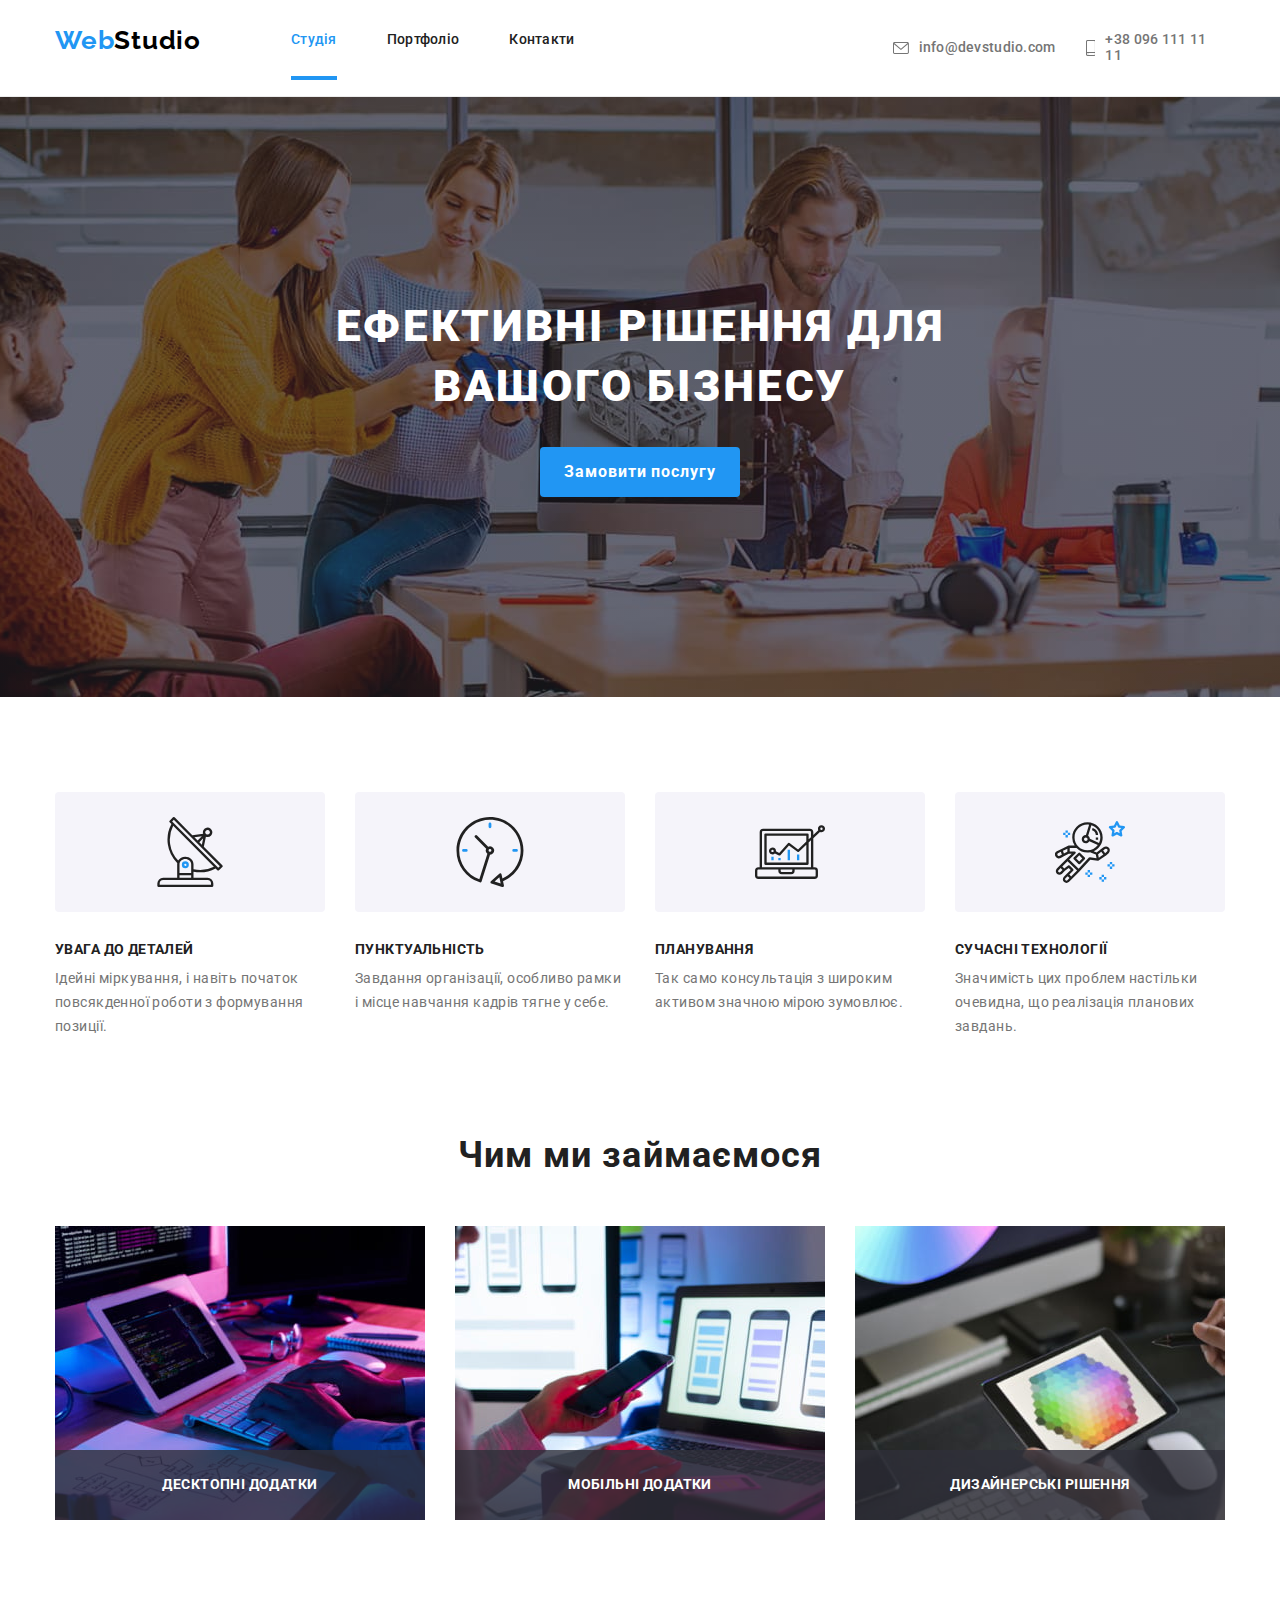
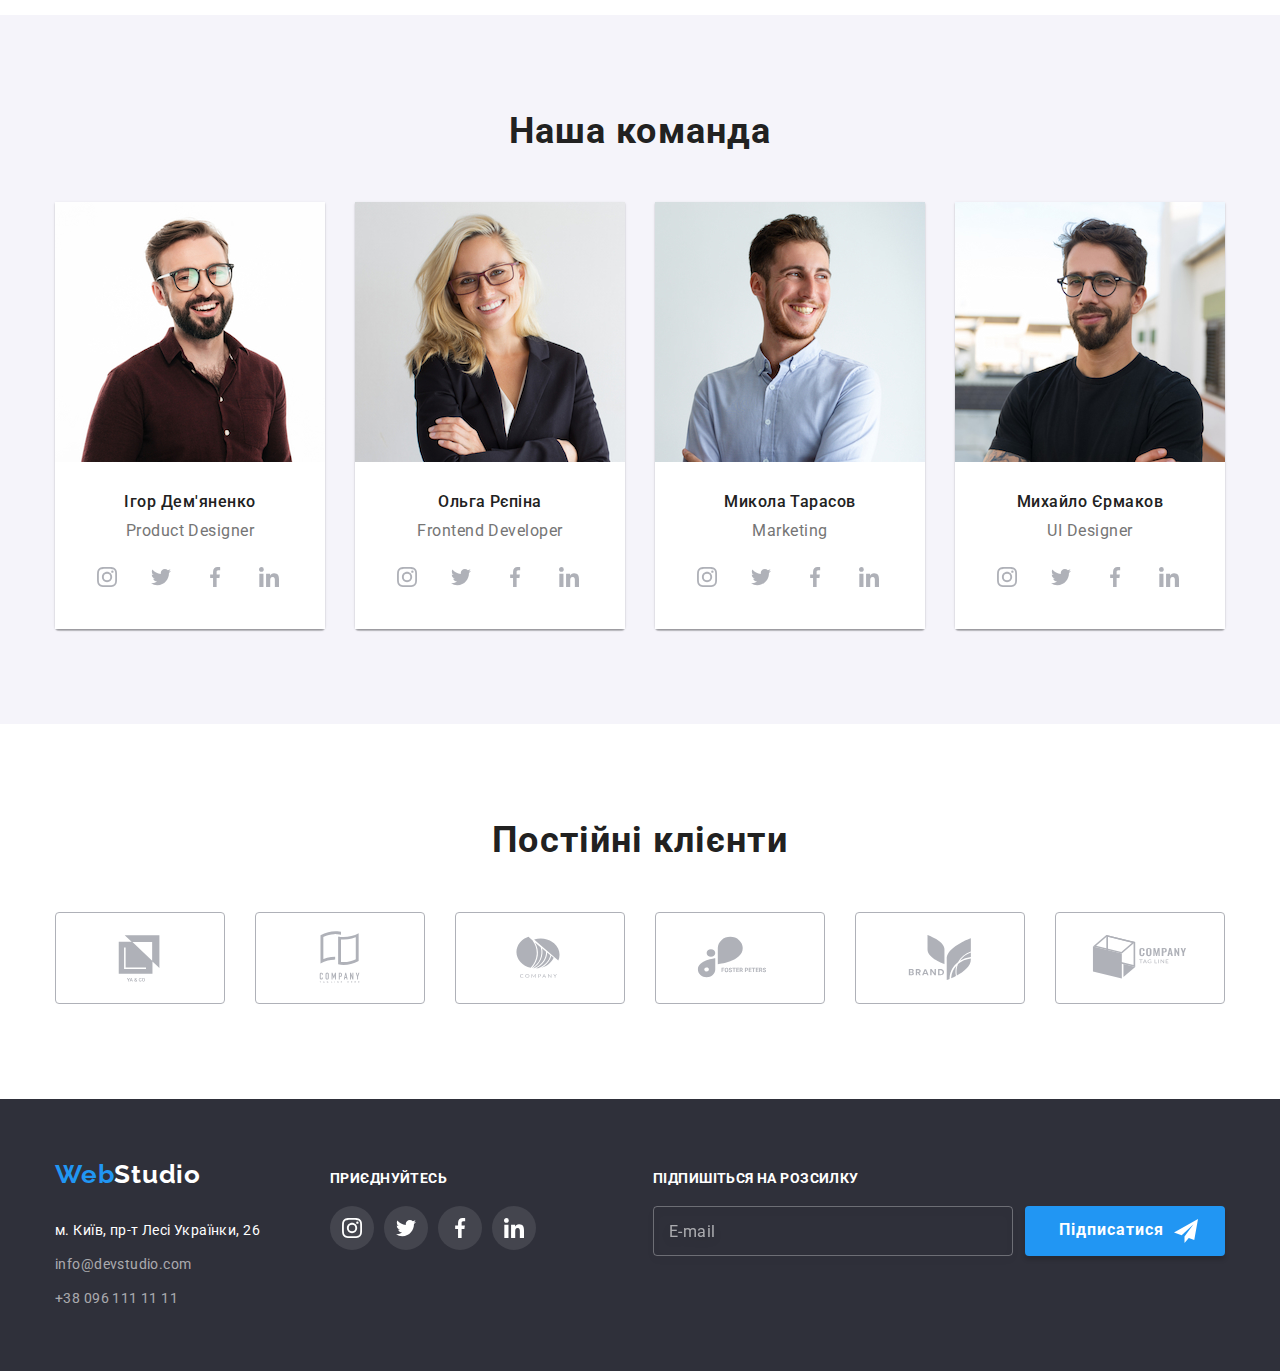
<file: index.html>
<!DOCTYPE html>
<html lang="uk">
  <head>
    <meta charset="UTF-8" />
    <meta http-equiv="X-UA-Compatible" content="IE=edge" />
    <meta name="viewport" content="width=device-width, initial-scale=1.0" />
    <title>Студія</title>
    <link rel="preconnect" href="https://fonts.googleapis.com" />
    <link rel="preconnect" href="https://fonts.gstatic.com" crossorigin />
    <link
      href="https://fonts.googleapis.com/css2?family=Raleway:wght@700&family=Roboto:wght@400;500;700;900&display=swap"
      rel="stylesheet"
    />
    <link
      rel="stylesheet"
      href="https://cdnjs.cloudflare.com/ajax/libs/modern-normalize/1.1.0/modern-normalize.css"
      integrity="sha512-Y0MM+V6ymRKN2zStTqzQ227DWhhp4Mzdo6gnlRnuaNCbc+YN/ZH0sBCLTM4M0oSy9c9VKiCvd4Jk44aCLrNS5Q=="
      crossorigin="anonymous"
      referrerpolicy="no-referrer"
    />
    <link rel="stylesheet" href="./css/styles.css" />
  </head>
  <body>
    <header class="header">
      <div class="container">
        <a href="" class="hd-logo-link"><span class="accent-logo-link">Web</span>Studio</a>
        <nav>
          <ul class="list nav-list">
            <li class="nav-item"><a href="" class="nav-link current">Студія</a></li>
            <li class="nav-item"><a href="./portfolio.html" class="nav-link">Портфоліо</a></li>
            <li class="nav-item"><a href="" class="nav-link">Контакти</a></li>
          </ul>
        </nav>
        <ul class="list hd-cont-list">
          <li class="cont-item">
            <a href="mailto:info@devstudio.com" class="hd-link"
              ><svg width="16" height="12" class="envelope">
                <use href="./images/icons.svg#icon-envelope"></use></svg
              >info@devstudio.com</a
            >
          </li>
          <li class="cont-item">
            <a href="tel:+38096111111" class="hd-link"
              ><svg width="10" height="16" class="smartphone">
                <use href="./images/icons.svg#icon-smartphone"></use></svg
              >+38 096 111 11 11</a
            >
          </li>
        </ul>
      </div>
    </header>
    <main>
      <section class="hero hero-overlay">
        <div class="container">
          <h1 class="hero-title">Ефективні рішення для вашого бізнесу</h1>
          <button type="button" class="btn" data-modal-open>Замовити послугу</button>
        </div>
      </section>
      <section class="pre-about">
        <div class="container">
          <h2 class="visually-hidden">Наші принципи</h2>
          <ul class="list">
            <li>
              <div class="pre-about-img">
                <svg width="70" height="70"><use href="./images/icons.svg#icon-antenna"></use></svg>
              </div>
              <h3 class="pre-about-title">УВАГА ДО ДЕТАЛЕЙ</h3>
              <p class="pre-about-desk">
                Ідейні міркування, і навіть початок повсякденної роботи з формування позиції.
              </p>
            </li>
            <li>
              <div class="pre-about-img">
                <svg width="70" height="70"><use href="./images/icons.svg#icon-clock"></use></svg>
              </div>
              <h3 class="pre-about-title">ПУНКТУАЛЬНІСТЬ</h3>
              <p class="pre-about-desk">
                Завдання організації, особливо рамки і місце навчання кадрів тягне у себе.
              </p>
            </li>
            <li>
              <div class="pre-about-img">
                <svg width="70" height="70"><use href="./images/icons.svg#icon-diagram"></use></svg>
              </div>
              <h3 class="pre-about-title">ПЛАНУВАННЯ</h3>
              <p class="pre-about-desk">
                Так само консультація з широким активом значною мірою зумовлює.
              </p>
            </li>
            <li>
              <div class="pre-about-img">
                <svg width="70" height="70">
                  <use href="./images/icons.svg#icon-astronaut"></use>
                </svg>
              </div>
              <h3 class="pre-about-title">СУЧАСНІ ТЕХНОЛОГІЇ</h3>
              <p class="pre-about-desk">
                Значимість цих проблем настільки очевидна, що реалізація планових завдань.
              </p>
            </li>
          </ul>
        </div>
      </section>
      <section class="about">
        <div class="container">
          <h2 class="main-title">Чим ми займаємося</h2>
          <ul class="list">
            <li>
              <div class="thumb">
                <img
                  src="./images/img-1.jpg"
                  alt="Руки на клавіатурі. Поруч - планшет."
                  width="370"
                  height="294"
                />
                <p class="label">Десктопні додатки</p>
              </div>
            </li>
            <li>
              <div class="thumb">
                <img
                  src="./images/img-2.jpg"
                  alt="Смартфон в руках. Поруч - ноутбук."
                  width="370"
                  height="294"
                />
                <p class="label">Мобільні додатки</p>
              </div>
            </li>
            <li>
              <div class="thumb">
                <img
                  src="./images/img-3.jpg"
                  alt="Планшет в руках. На його екрані - палітра кольорів."
                  width="370"
                  height="294"
                />
                <p class="label">Дизайнерські рішення</p>
              </div>
            </li>
          </ul>
        </div>
      </section>
      <section class="comand">
        <div class="container">
          <h2 class="main-title">Наша команда</h2>
          <ul class="list">
            <li class="comand-item">
              <img src="./images/img-4.jpg" alt="Фото Ігоря Дем'яненко" width="270" height="260" />
              <div class="comand-card">
                <h3 class="comand-title">Ігор Дем'яненко</h3>
                <p lang="en" class="comand-desk">Product Designer</p>
                <ul class="soc-list list">
                  <li>
                    <a
                      href=""
                      target="_blank"
                      rel="noopener noreferrer nofollow"
                      class="comand-soc-link"
                    >
                      <svg width="20" height="20">
                        <use href="./images/icons.svg#icon-instagram"></use>
                      </svg>
                    </a>
                  </li>
                  <li>
                    <a
                      href=""
                      target="_blank"
                      rel="noopener noreferrer nofollow"
                      class="comand-soc-link"
                    >
                      <svg width="20" height="20">
                        <use href="./images/icons.svg#icon-twitter"></use>
                      </svg>
                    </a>
                  </li>
                  <li>
                    <a
                      href=""
                      target="_blank"
                      rel="noopener noreferrer nofollow"
                      class="comand-soc-link"
                    >
                      <svg width="20" height="20">
                        <use href="./images/icons.svg#icon-facebook"></use>
                      </svg>
                    </a>
                  </li>
                  <li>
                    <a
                      href=""
                      target="_blank"
                      rel="noopener noreferrer nofollow"
                      class="comand-soc-link"
                    >
                      <svg width="20" height="20">
                        <use href="./images/icons.svg#icon-linkedin"></use>
                      </svg>
                    </a>
                  </li>
                </ul>
              </div>
            </li>
            <li class="comand-item">
              <img src="./images/img-5.jpg" alt="Фото Ольги Рєпіної" width="270" height="260" />
              <div class="comand-card">
                <h3 class="comand-title">Ольга Рєпіна</h3>
                <p lang="en" class="comand-desk">Frontend Developer</p>
                <ul class="soc-list list">
                  <li>
                    <a
                      href=""
                      target="_blank"
                      rel="noopener noreferrer nofollow"
                      class="comand-soc-link"
                    >
                      <svg width="20" height="20">
                        <use href="./images/icons.svg#icon-instagram"></use>
                      </svg>
                    </a>
                  </li>
                  <li>
                    <a
                      href=""
                      target="_blank"
                      rel="noopener noreferrer nofollow"
                      class="comand-soc-link"
                    >
                      <svg width="20" height="20">
                        <use href="./images/icons.svg#icon-twitter"></use>
                      </svg>
                    </a>
                  </li>
                  <li>
                    <a
                      href=""
                      target="_blank"
                      rel="noopener noreferrer nofollow"
                      class="comand-soc-link"
                    >
                      <svg width="20" height="20">
                        <use href="./images/icons.svg#icon-facebook"></use>
                      </svg>
                    </a>
                  </li>
                  <li>
                    <a
                      href=""
                      target="_blank"
                      rel="noopener noreferrer nofollow"
                      class="comand-soc-link"
                    >
                      <svg width="20" height="20">
                        <use href="./images/icons.svg#icon-linkedin"></use>
                      </svg>
                    </a>
                  </li>
                </ul>
              </div>
            </li>
            <li class="comand-item">
              <img src="./images/img-6.jpg" alt="Фото Миколи Тарасова" width="270" height="260" />
              <div class="comand-card">
                <h3 class="comand-title">Микола Тарасов</h3>
                <p lang="en" class="comand-desk">Marketing</p>
                <ul class="soc-list list">
                  <li>
                    <a
                      href=""
                      target="_blank"
                      rel="noopener noreferrer nofollow"
                      class="comand-soc-link"
                    >
                      <svg width="20" height="20">
                        <use href="./images/icons.svg#icon-instagram"></use>
                      </svg>
                    </a>
                  </li>
                  <li>
                    <a
                      href=""
                      target="_blank"
                      rel="noopener noreferrer nofollow"
                      class="comand-soc-link"
                    >
                      <svg width="20" height="20">
                        <use href="./images/icons.svg#icon-twitter"></use>
                      </svg>
                    </a>
                  </li>
                  <li>
                    <a
                      href=""
                      target="_blank"
                      rel="noopener noreferrer nofollow"
                      class="comand-soc-link"
                    >
                      <svg width="20" height="20">
                        <use href="./images/icons.svg#icon-facebook"></use>
                      </svg>
                    </a>
                  </li>
                  <li>
                    <a
                      href=""
                      target="_blank"
                      rel="noopener noreferrer nofollow"
                      class="comand-soc-link"
                    >
                      <svg width="20" height="20">
                        <use href="./images/icons.svg#icon-linkedin"></use>
                      </svg>
                    </a>
                  </li>
                </ul>
              </div>
            </li>
            <li class="comand-item">
              <img src="./images/img-7.jpg" alt="Фото Михайла Єрмакова" width="270" height="260" />
              <div class="comand-card">
                <h3 class="comand-title">Михайло Єрмаков</h3>
                <p lang="en" class="comand-desk">UI Designer</p>
                <ul class="soc-list list">
                  <li>
                    <a
                      href=""
                      target="_blank"
                      rel="noopener noreferrer nofollow"
                      class="comand-soc-link"
                    >
                      <svg width="20" height="20">
                        <use href="./images/icons.svg#icon-instagram"></use>
                      </svg>
                    </a>
                  </li>
                  <li>
                    <a
                      href=""
                      target="_blank"
                      rel="noopener noreferrer nofollow"
                      class="comand-soc-link"
                    >
                      <svg width="20" height="20">
                        <use href="./images/icons.svg#icon-twitter"></use>
                      </svg>
                    </a>
                  </li>
                  <li>
                    <a
                      href=""
                      target="_blank"
                      rel="noopener noreferrer nofollow"
                      class="comand-soc-link"
                    >
                      <svg width="20" height="20">
                        <use href="./images/icons.svg#icon-facebook"></use>
                      </svg>
                    </a>
                  </li>
                  <li>
                    <a
                      href=""
                      target="_blank"
                      rel="noopener noreferrer nofollow"
                      class="comand-soc-link"
                    >
                      <svg width="20" height="20">
                        <use href="./images/icons.svg#icon-linkedin"></use>
                      </svg>
                    </a>
                  </li>
                </ul>
              </div>
            </li>
          </ul>
        </div>
      </section>
      <section class="clients">
        <div class="container">
          <h2>Постійні клієнти</h2>
          <ul class="list">
            <li>
              <a href="">
                <svg width="106" height="60">
                  <use href="./images/icons.svg#icon-logo"></use>
                </svg>
              </a>
            </li>
            <li>
              <a href="">
                <svg width="106" height="60">
                  <use href="./images/icons.svg#icon-logo-1"></use>
                </svg>
              </a>
            </li>
            <li>
              <a href="">
                <svg width="106" height="60">
                  <use href="./images/icons.svg#icon-logo-2"></use>
                </svg>
              </a>
            </li>
            <li>
              <a href="">
                <svg width="106" height="60">
                  <use href="./images/icons.svg#icon-logo-3"></use>
                </svg>
              </a>
            </li>
            <li>
              <a href="">
                <svg width="106" height="60">
                  <use href="./images/icons.svg#icon-logo-4"></use>
                </svg>
              </a>
            </li>
            <li>
              <a href="">
                <svg width="106" height="60">
                  <use href="./images/icons.svg#icon-logo-5"></use>
                </svg>
              </a>
            </li>
          </ul>
        </div>
      </section>
    </main>
    <footer class="footer">
      <div class="container">
        <div class="ft-left">
          <div>
            <a href="" class="ft-logo-link"><span class="accent-logo-link">Web</span>Studio</a>
            <address class="address-list">
              <ul class="list">
                <li>
                  <a
                    href="https://goo.gl/maps/R8dx9tAfrHtU4k7H6"
                    target="_blank"
                    rel="noopener nofollow noreferrer"
                    class="physical-address"
                    >м. Київ, пр-т Лесі Українки, 26</a
                  >
                </li>
                <li><a href="info@devstudio.com" class="ft-link">info@devstudio.com</a></li>
                <li><a href="+380961111111" class="ft-link">+38 096 111 11 11</a></li>
              </ul>
            </address>
          </div>
          <div>
            <h2 class="ft-title">приєднуйтесь</h2>
            <ul class="soc-list list">
              <li>
                <a href="" target="_blank" rel="noopener noreferrer nofollow" class="ft-soc-link">
                  <svg width="20" height="20">
                    <use href="./images/icons.svg#icon-instagram"></use>
                  </svg>
                </a>
              </li>
              <li>
                <a href="" target="_blank" rel="noopener noreferrer nofollow" class="ft-soc-link">
                  <svg width="20" height="20">
                    <use href="./images/icons.svg#icon-twitter"></use>
                  </svg>
                </a>
              </li>
              <li>
                <a href="" target="_blank" rel="noopener noreferrer nofollow" class="ft-soc-link">
                  <svg width="20" height="20">
                    <use href="./images/icons.svg#icon-facebook"></use>
                  </svg>
                </a>
              </li>
              <li>
                <a href="" target="_blank" rel="noopener noreferrer nofollow" class="ft-soc-link">
                  <svg width="20" height="20">
                    <use href="./images/icons.svg#icon-linkedin"></use>
                  </svg>
                </a>
              </li>
            </ul>
          </div>
        </div>
        <form name="ft-form" class="ft-form">
          <label
            ><span class="ft-call">Підпишіться на розсилку</span>
            <input type="email" name="email" placeholder="E-mail" />
          </label>
          <button type="submit">
            <span class="ft-btn-text">Підписатися</span>
            <svg width="24" height="24"><use href="./images/icons.svg#icon-send"></use></svg>
          </button>
        </form>
      </div>
    </footer>
    <div class="backdrop is-hidden" data-modal>
      <div class="modal">
        <button type="button" class="modal-close" data-modal-close>
          <svg width="18" height="18"><use href="./images/icons.svg#icon-close"></use></svg>
        </button>
        <form name="modal-form" class="modal-form">
          <p class="modal-call">Залиште свої дані, ми вам передзвонимо</p>
          <label for="modal-name" class="modal-label">Ім'я</label>
          <div class="modal-input">
            <input type="text" id="modal-name" name="modal-name" class="modal-name" />
            <svg width="18" height="18" class="person-svg">
              <use href="./images/icons.svg#icon-person"></use>
            </svg>
          </div>
          <label for="modal-tel" class="modal-label">Телефон</label>
          <div class="modal-input">
            <input type="tel" id="modal-tel" name="modal-tel" class="modal-tel" />
            <svg width="18" height="18" class="tel-svg">
              <use href="./images/icons.svg#icon-phone"></use>
            </svg>
          </div>
          <label for="modal-email" class="modal-label">Пошта</label>
          <div class="modal-input">
            <input type="email" id="modal-email" name="modal-email" class="modal-email" />
            <svg width="18" height="18" class="email-svg">
              <use href="./images/icons.svg#icon-email"></use>
            </svg>
          </div>
          <label for="modal-comment" class="modal-label">Коментар</label
          ><textarea id="modal-comment" name="modal-comment" placeholder="Введіть текст"></textarea>
          <label class="modal-check-label"
            ><input
              type="checkbox"
              name="modal-mailing-contract"
              class="modal-checkbox visually-hidden"
            /><span class="custom-checkbox"></span>
            <pre>Погоджуюся з розсилкою та приймаю <a href="" target="_blank" rel="noopener noreferrer nofollow">Умови договору</a
              ></pre>
          </label>

          <button type="submit" class="modal-btn">Відправити</button>
        </form>
      </div>
    </div>
    <script src="./js/modal.js"></script>
  </body>
</html>
</file>
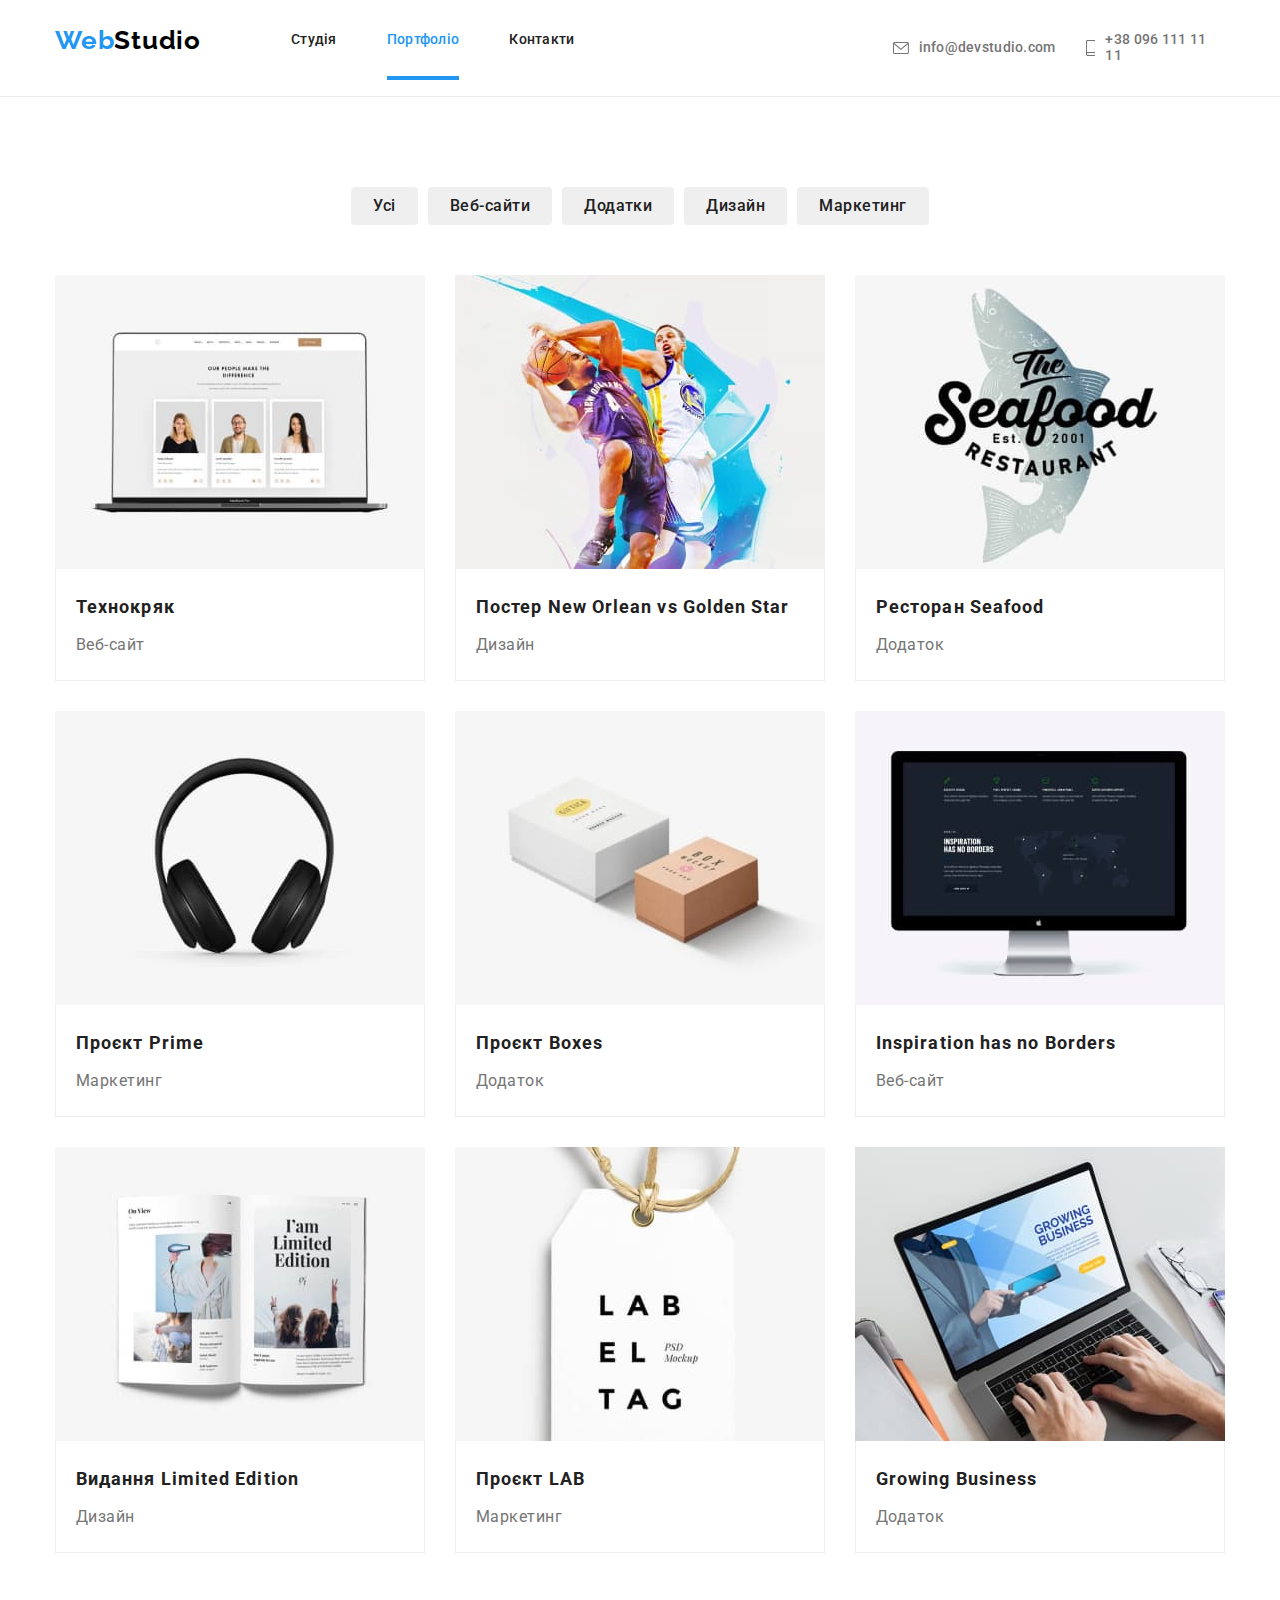
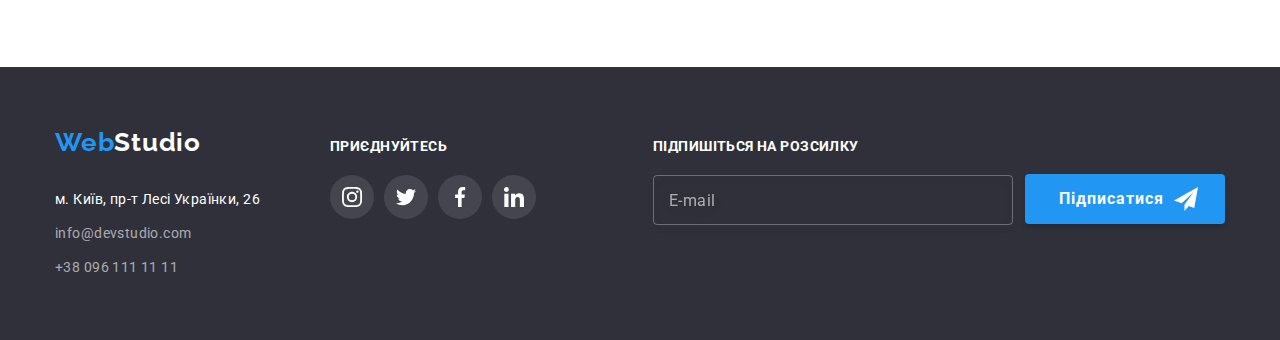
<file: portfolio.html>
<!DOCTYPE html>
<html lang="uk">
  <head>
    <meta charset="UTF-8" />
    <meta http-equiv="X-UA-Compatible" content="IE=edge" />
    <meta name="viewport" content="width=device-width, initial-scale=1.0" />
    <title>Портфоліо</title>
    <link rel="preconnect" href="https://fonts.googleapis.com" />
    <link rel="preconnect" href="https://fonts.gstatic.com" crossorigin />
    <link
      href="https://fonts.googleapis.com/css2?family=Raleway:wght@700&family=Roboto:wght@400;500;700&display=swap"
      rel="stylesheet"
    />
    <link
      rel="stylesheet"
      href="https://cdnjs.cloudflare.com/ajax/libs/modern-normalize/1.1.0/modern-normalize.css"
      integrity="sha512-Y0MM+V6ymRKN2zStTqzQ227DWhhp4Mzdo6gnlRnuaNCbc+YN/ZH0sBCLTM4M0oSy9c9VKiCvd4Jk44aCLrNS5Q=="
      crossorigin="anonymous"
      referrerpolicy="no-referrer"
    />
    <link rel="stylesheet" href="./css/styles.css" />
  </head>
  <body>
    <header class="header">
      <div class="container">
        <a href="" class="hd-logo-link"><span class="accent-logo-link">Web</span>Studio</a>
        <nav>
          <ul class="list nav-list">
            <li class="nav-item"><a href="./index.html" class="nav-link">Студія</a></li>
            <li class="nav-item"><a href="" class="nav-link current">Портфоліо</a></li>
            <li class="nav-item"><a href="" class="nav-link">Контакти</a></li>
          </ul>
        </nav>
        <ul class="list hd-cont-list">
          <li class="cont-item">
            <a href="mailto:info@devstudio.com" class="hd-link"
              ><svg width="16" height="12" class="envelope">
                <use href="./images/icons.svg#icon-envelope"></use></svg
              >info@devstudio.com</a
            >
          </li>
          <li class="cont-item">
            <a href="tel:+38096111111" class="hd-link"
              ><svg width="10" height="16" class="smartphone">
                <use href="./images/icons.svg#icon-smartphone"></use></svg
              >+38 096 111 11 11</a
            >
          </li>
        </ul>
      </div>
    </header>
    <main>
      <section class="main-portfolio">
        <div class="container">
          <h1 class="visually-hidden">Наші роботи</h1>
          <ul class="list btn-list">
            <li><button type="button" class="btn-menu">Усі</button></li>
            <li><button type="button" class="btn-menu">Веб-сайти</button></li>
            <li><button type="button" class="btn-menu">Додатки</button></li>
            <li><button type="button" class="btn-menu">Дизайн</button></li>
            <li><button type="button" class="btn-menu">Маркетинг</button></li>
          </ul>
          <ul class="list work-list">
            <li>
              <a
                ><div class="box">
                  <img src="./images/img-8.jpg" alt="Екран ноутбука" width="370" height="294" />
                  <div class="overlay">
                    <p>
                      Ресурс пропонує комплексні пропозиції з різним рівнем функціоналу та сервісів.
                      Все це дозволить відвідувачу отримати вичерпні відомості про компанію чи
                      приватну особу.
                    </p>
                  </div>
                </div>
                <div class="work-card">
                  <h2>Технокряк</h2>
                  <p class="work-desk">Веб-сайт</p>
                </div></a
              >
            </li>
            <li>
              <a
                ><div class="box">
                  <img src="./images/img-9.jpg" alt="Баскетболісти" width="370" height="294" />
                  <div class="overlay">
                    <p>
                      Ресурс пропонує комплексні пропозиції з різним рівнем функціоналу та сервісів.
                      Все це дозволить відвідувачу отримати вичерпні відомості про компанію чи
                      приватну особу.
                    </p>
                  </div>
                </div>
                <div class="work-card">
                  <h2>Постер <span lang="en">New Orlean vs Golden Star</span></h2>
                  <p class="work-desk">Дизайн</p>
                </div></a
              >
            </li>
            <li>
              <a
                ><div class="box">
                  <img
                    src="./images/img-10.jpg"
                    alt="Логотип ресторану Сіфуд"
                    width="370"
                    height="294"
                  />
                  <div class="overlay">
                    <p>
                      Ресурс пропонує комплексні пропозиції з різним рівнем функціоналу та сервісів.
                      Все це дозволить відвідувачу отримати вичерпні відомості про компанію чи
                      приватну особу.
                    </p>
                  </div>
                </div>
                <div class="work-card">
                  <h2>Ресторан <span lang="en">Seafood</span></h2>
                  <p class="work-desk">Додаток</p>
                </div></a
              >
            </li>
            <li>
              <a
                ><div class="box">
                  <img src="./images/img-11.jpg" alt="Навушники" width="370" height="294" />
                  <div class="overlay">
                    <p>
                      Ресурс пропонує комплексні пропозиції з різним рівнем функціоналу та сервісів.
                      Все це дозволить відвідувачу отримати вичерпні відомості про компанію чи
                      приватну особу.
                    </p>
                  </div>
                </div>
                <div class="work-card">
                  <h2>Проєкт <span lang="en">Prime</span></h2>
                  <p class="work-desk">Маркетинг</p>
                </div></a
              >
            </li>
            <li>
              <a
                ><div class="box">
                  <img src="./images/img-12.jpg" alt="Коробочки" width="370" height="294" />
                  <div class="overlay">
                    <p>
                      Ресурс пропонує комплексні пропозиції з різним рівнем функціоналу та сервісів.
                      Все це дозволить відвідувачу отримати вичерпні відомості про компанію чи
                      приватну особу.
                    </p>
                  </div>
                </div>
                <div class="work-card">
                  <h2>Проєкт <span lang="en">Boxes</span></h2>
                  <p class="work-desk">Додаток</p>
                </div></a
              >
            </li>
            <li>
              <a
                ><div class="box">
                  <img src="./images/img-13.jpg" alt="Монітор" width="370" height="294" />
                  <div class="overlay">
                    <p>
                      Ресурс пропонує комплексні пропозиції з різним рівнем функціоналу та сервісів.
                      Все це дозволить відвідувачу отримати вичерпні відомості про компанію чи
                      приватну особу.
                    </p>
                  </div>
                </div>
                <div class="work-card">
                  <h2 lang="en">Inspiration has no Borders</h2>
                  <p class="work-desk">Веб-сайт</p>
                </div></a
              >
            </li>
            <li>
              <a
                ><div class="box">
                  <img src="./images/img-14.jpg" alt="Журнал" width="370" height="294" />
                  <div class="overlay">
                    <p>
                      Ресурс пропонує комплексні пропозиції з різним рівнем функціоналу та сервісів.
                      Все це дозволить відвідувачу отримати вичерпні відомості про компанію чи
                      приватну особу.
                    </p>
                  </div>
                </div>
                <div class="work-card">
                  <h2>Видання <span lang="en">Limited Edition</span></h2>
                  <p class="work-desk">Дизайн</p>
                </div></a
              >
            </li>
            <li>
              <a
                ><div class="box">
                  <img src="./images/img-15.jpg" alt="Ярлик" width="370" height="294" />
                  <div class="overlay">
                    <p>
                      Ресурс пропонує комплексні пропозиції з різним рівнем функціоналу та сервісів.
                      Все це дозволить відвідувачу отримати вичерпні відомості про компанію чи
                      приватну особу.
                    </p>
                  </div>
                </div>
                <div class="work-card">
                  <h2>Проєкт <span lang="en">LAB</span></h2>
                  <p class="work-desk">Маркетинг</p>
                </div></a
              >
            </li>
            <li>
              <a
                ><div class="box">
                  <img src="./images/img-16.jpg" alt="Ноутбук" width="370" height="294" />
                  <div class="overlay">
                    <p>
                      Ресурс пропонує комплексні пропозиції з різним рівнем функціоналу та сервісів.
                      Все це дозволить відвідувачу отримати вичерпні відомості про компанію чи
                      приватну особу.
                    </p>
                  </div>
                </div>
                <div class="work-card">
                  <h2 lang="en">Growing Business</h2>
                  <p class="work-desk">Додаток</p>
                </div></a
              >
            </li>
          </ul>
        </div>
      </section>
    </main>
    <footer class="footer">
      <div class="container">
        <div class="ft-left">
          <div>
            <a href="" class="ft-logo-link"><span class="accent-logo-link">Web</span>Studio</a>
            <address class="address-list">
              <ul class="list">
                <li>
                  <a
                    href="https://goo.gl/maps/R8dx9tAfrHtU4k7H6"
                    target="_blank"
                    rel="noopener nofollow noreferrer"
                    class="physical-address"
                    >м. Київ, пр-т Лесі Українки, 26</a
                  >
                </li>
                <li><a href="info@devstudio.com" class="ft-link">info@devstudio.com</a></li>
                <li><a href="+380961111111" class="ft-link">+38 096 111 11 11</a></li>
              </ul>
            </address>
          </div>
          <div>
            <h2 class="ft-title">приєднуйтесь</h2>
            <ul class="soc-list list">
              <li>
                <a href="" target="_blank" rel="noopener noreferrer nofollow" class="ft-soc-link">
                  <svg width="20" height="20">
                    <use href="./images/icons.svg#icon-instagram"></use>
                  </svg>
                </a>
              </li>
              <li>
                <a href="" target="_blank" rel="noopener noreferrer nofollow" class="ft-soc-link">
                  <svg width="20" height="20">
                    <use href="./images/icons.svg#icon-twitter"></use>
                  </svg>
                </a>
              </li>
              <li>
                <a href="" target="_blank" rel="noopener noreferrer nofollow" class="ft-soc-link">
                  <svg width="20" height="20">
                    <use href="./images/icons.svg#icon-facebook"></use>
                  </svg>
                </a>
              </li>
              <li>
                <a href="" target="_blank" rel="noopener noreferrer nofollow" class="ft-soc-link">
                  <svg width="20" height="20">
                    <use href="./images/icons.svg#icon-linkedin"></use>
                  </svg>
                </a>
              </li>
            </ul>
          </div>
        </div>
        <form name="ft-form" class="ft-form">
          <label
            ><span class="ft-call">Підпишіться на розсилку</span>
            <input type="email" name="email" placeholder="E-mail" />
          </label>
          <button type="submit">
            <span class="ft-btn-text">Підписатися</span>
            <svg width="24" height="24"><use href="./images/icons.svg#icon-send"></use></svg>
          </button>
        </form>
      </div>
    </footer>
  </body>
</html>
</file>
<file: css/styles.css>
:root {
  --logo-color: #000000;
  --accent-logo-color: #2196f3;
  --ft-color: #2f303a;
  --primary-bg-color: #ffffff;
  --second-bg-color: #f5f4fa;
  --primary-text-color: #212121;
  --second-text-color: #757575;
  --tertiary-text-color: rgba(255, 255, 255, 0.6);
  --link-color: #afb1b8;
}

p,
h1,
h2,
h3,
h4,
h5,
h6 {
  margin: 0px;
}

ul,
ol {
  margin: 0px;
  padding-left: 0px;
}

img {
  display: block;
  max-width: 100%;
  height: auto;
}

button {
  border-width: 0px;
  border-radius: 4px;
  cursor: pointer;
}

body {
  color: var(--primary-text-color);
  font-family: 'Roboto', 'arial', 'helvetica', sans-serif;
}

/* ---------------Utility Classes--------------- */

.container {
  width: 1200px;
  padding: 0px 15px;
  margin: 0 auto;
}

.list {
  list-style: none;
}

.ft-logo-link,
.hd-logo-link,
.nav-link,
.hd-link,
.physical-address,
.ft-link {
  text-decoration: none;
}

.ft-logo-link,
.hd-logo-link,
.accent-logo-link {
  font-family: 'Raleway', sans-serif;
  font-weight: 700;
  font-size: 26px;
  line-height: 1.19;
  letter-spacing: 0.03em;
}

.accent-logo-link {
  color: var(--accent-logo-color);
}

.hd-link {
  color: var(--second-text-color);
}

.visually-hidden {
  position: absolute;
  width: 1px;
  height: 1px;
  margin: -1px;
  border: 0;
  padding: 0;

  white-space: nowrap;
  clip-path: inset(100%);
  clip: rect(0 0 0 0);
  overflow: hidden;
}

.soc-list > li {
  width: 44px;
  height: 44px;
}

.soc-list > li:not(:last-child) {
  margin-right: 10px;
}

.soc-list a {
  width: 100%;
  height: 100%;
  border-radius: 50%;

  display: flex;
  justify-content: center;
  align-items: center;

  transition-property: color, background-color;
  transition-duration: 250ms;
  transition-timing-function: cubic-bezier(0.4, 0, 0.2, 1);
}

.soc-list a:hover,
.soc-list a:focus {
  color: var(--primary-bg-color);
  background-color: var(--accent-logo-color);
}

.soc-list svg {
  fill: currentColor;
}

/* ------------Header------------ */

.header {
  background-color: var(--primary-bg-color);
  border-bottom: 1px solid #ececec;
}

.header .container,
.header ul,
.cont-item,
.hd-link {
  display: flex;
}

.hd-link {
  align-items: center;

  font-weight: 500;
  font-size: 14px;
  line-height: 1.14;
  letter-spacing: 0.02em;

  padding: 32px 0px;

  transition-property: color;
  transition-duration: 250ms;
  transition-timing-function: cubic-bezier(0.4, 0, 0.2, 1);
}

.hd-logo-link {
  color: var(--logo-color);

  padding: 25px 0px;
  margin-right: 90px;
}

.nav-link {
  display: block;

  padding: 32px 0px;

  font-weight: 500;
  font-size: 14px;
  line-height: 1.14;
  letter-spacing: 0.02em;

  color: var(--primary-text-color);

  transition-property: color;
  transition-duration: 250ms;
  transition-timing-function: cubic-bezier(0.4, 0, 0.2, 1);
}

.nav-link:hover,
.nav-link:focus,
.hd-link:hover,
.hd-link:focus,
.nav-link.current {
  color: var(--accent-logo-color);
}

.current {
  position: relative;
}

.current::after {
  content: '';
  display: block;
  position: absolute;

  bottom: 0;

  width: 100%;
  height: 4px;

  background-color: var(--accent-logo-color);
}

.nav-list {
  margin-right: 318px;
}

.nav-list > li:not(:last-child) {
  margin-right: 50px;
}

.cont-item:not(:last-child) {
  margin-right: 30px;
}

.envelope,
.smartphone {
  margin-right: 10px;
  fill: currentColor;
}

/*---------------Hero----------------- */
.hero {
  color: var(--primary-bg-color);
  padding: 200px 0px 210px;
}

.hero .container {
  display: flex;
  flex-wrap: wrap;
  flex-direction: column;
  align-content: center;
}

.hero-overlay {
  max-width: 1600px;
  height: 600px;

  background-image: linear-gradient(to right, #2f303a66, #2f303a66), url('../images/hero.jpg');
  background-repeat: no-repeat;
  background-position: center;
  background-size: cover;
  background-color: #c4c4c4;
}

.hero-title {
  font-weight: 900;
  font-size: 44px;
  line-height: 1.36;
  text-align: center;
  letter-spacing: 0.06em;
  text-transform: uppercase;

  width: 700px;
  margin-bottom: 30px;
}

.btn {
  color: inherit;
  background-color: var(--accent-logo-color);

  font-family: inherit;
  font-weight: 700;
  font-size: 16px;
  line-height: 1.88;
  letter-spacing: 0.06em;

  width: 200px;
  height: 50px;
  margin: 0 auto;
}

/* ----------Main-Студія------------ */

main .list {
  display: flex;
}

.pre-about li:not(:last-child),
.about li:not(:last-child) {
  margin-right: 30px;
}

.main-title {
  font-size: 36px;
  line-height: 1.17;
  text-align: center;
  letter-spacing: 0.03em;

  display: block;
  margin: 0px auto 50px;
}

/* -------------Pre-About---------- */

.pre-about {
  background-color: var(--primary-bg-color);
  padding: 95px 0;
}

.pre-about-img {
  display: flex;
  justify-content: center;
  align-items: center;

  width: 270px;
  height: 120px;
  border-radius: 4px;
  margin-bottom: 30px;

  background-color: var(--second-bg-color);
}

.pre-about-title {
  font-size: 14px;
  line-height: 1.1;
  letter-spacing: 0.03em;
  text-transform: uppercase;

  margin-bottom: 10px;
}

.pre-about-desk {
  font-size: 14px;
  line-height: 1.71;
  letter-spacing: 0.03em;

  color: var(--second-text-color);
}

/* ------------About------------ */

.about {
  background-color: var(--primary-bg-color);
  padding-bottom: 95px;
}

.thumb {
  position: relative;
}

.label {
  position: absolute;
  bottom: 0;

  width: 370px;
  height: 70px;
  padding: 27px 0px;

  font-weight: 700;
  font-size: 14px;
  line-height: 1.14;
  text-align: center;
  letter-spacing: 0.03em;
  text-transform: uppercase;

  color: var(--primary-bg-color);
  background-color: rgba(47, 48, 58, 0.8);
}

/* ------------Comand------------- */

.comand {
  padding: 95px 0;
  background-color: var(--second-bg-color);
}

.comand-item {
  box-shadow: 0px 1px 3px rgba(0, 0, 0, 0.12), 0px 1px 1px rgba(0, 0, 0, 0.14),
    0px 2px 1px rgba(0, 0, 0, 0.2);
  border-radius: 0px 0px 4px 4px;
}

.comand-item:not(:last-child) {
  margin-right: 30px;
}

.comand-card {
  background: var(--primary-bg-color);
  padding: 30px;
}

.comand-title {
  font-weight: 500;
  font-size: 16px;
  line-height: 1.19;
  text-align: center;
  letter-spacing: 0.03em;

  margin-bottom: 10px;
}

.comand-desk {
  line-height: 1.19;
  text-align: center;
  letter-spacing: 0.03em;

  color: var(--second-text-color);

  margin-bottom: 15px;
}

.comand-soc-link {
  color: var(--link-color);
  background-color: var(--primary-bg-color);
}

/* ----------Clients-------------- */

.clients {
  background-color: var(--primary-bg-color);
  padding: 95px 0;
}

.clients h2 {
  font-size: 36px;
  line-height: 1.17;
  text-align: center;
  letter-spacing: 0.03em;

  color: var(--primary-text-color);

  margin-bottom: 50px;
}

.clients li {
  width: 170px;
  height: 92px;
  border: 1px solid var(--link-color);
  border-radius: 4px;

  transition-property: border;
  transition-duration: 250ms;
  transition-timing-function: cubic-bezier(0.4, 0, 0.2, 1);
}

.clients li:hover,
.clients li:focus {
  border: 1px solid var(--accent-logo-color);
}

.clients li:not(:last-child) {
  margin-right: 30px;
}

.clients a {
  width: 100%;
  height: 100%;

  display: flex;
  justify-content: center;
  align-items: center;

  color: var(--link-color);

  transition-property: color;
  transition-duration: 250ms;
  transition-timing-function: cubic-bezier(0.4, 0, 0.2, 1);
}

.clients a:hover,
.clients a:focus {
  color: var(--accent-logo-color);
}

.clients svg {
  fill: currentColor;
}

/* ---------Main Портфоліо---------- */

.main-portfolio {
  background-color: var(--primary-bg-color);

  padding-top: 90px;
  padding-bottom: 114px;
}

/* ----------Btn List------------ */

.btn-list {
  display: flex;
  justify-content: center;
  margin-bottom: 50px;
}

.btn-list > li:not(:last-child) {
  margin-right: 10px;
}

.btn-menu {
  color: var(--primary-text-color);
  background-color: (--second-bg-color);

  font-family: inherit;
  font-weight: 500;
  font-size: 16px;
  line-height: 1.62;
  letter-spacing: 0.03em;

  cursor: pointer;

  padding: 6px 22px;

  transition-property: color, background-color, box-shadow;
  transition-duration: 250ms;
  transition-timing-function: cubic-bezier(0.4, 0, 0.2, 1);
}

.btn-menu:hover,
.btn-menu:focus {
  color: var(--primary-bg-color);
  background-color: var(--accent-logo-color);
  box-shadow: 0px 3px 1px rgba(0, 0, 0, 0.1), 0px 1px 2px rgba(0, 0, 0, 0.08),
    0px 2px 2px rgba(0, 0, 0, 0.12);
}

/* -----------Work List-------- */

.work-list {
  display: flex;
  flex-wrap: wrap;
  gap: 30px;
  flex-basis: calc((100% - 20px) / 3);
}

.work-list a {
  display: block;

  transition-property: box-shadow;
  transition-duration: 250ms;
  transition-timing-function: cubic-bezier(0.4, 0, 0.2, 1);
}

.work-list a:hover {
  box-shadow: 0px 1px 1px rgba(0, 0, 0, 0.12), 0px 4px 4px rgba(0, 0, 0, 0.06),
    1px 4px 6px rgba(0, 0, 0, 0.16);
}

.box {
  position: relative;
  overflow: hidden;
}

.overlay {
  position: absolute;
  top: 0;
  left: 0;

  width: 100%;
  height: 100%;

  background-color: rgba(33, 150, 243, 0.9);

  transform: translateY(100%);
  transition-property: transform;
  transition-duration: 250ms;
  transition-timing-function: cubic-bezier(0.4, 0, 0.2, 1);
}

.work-list a:hover .overlay {
  transform: translateY(0);
}

.overlay p {
  padding: 63px 24px;

  font-size: 18px;
  line-height: 1.56;
  letter-spacing: 0.03em;

  color: var(--primary-bg-color);
}

.work-list .work-card {
  padding: 20px;

  border-right: 1px solid #eeeeee;
  border-bottom: 1px solid #eeeeee;
  border-left: 1px solid #eeeeee;
}

.work-list h2 {
  font-size: 18px;
  line-height: 2;
  letter-spacing: 0.06em;

  margin-bottom: 5px;
}

.work-desk {
  line-height: 1.88;
  letter-spacing: 0.03em;

  color: var(--second-text-color);
}

/* ------Footer---------- */

footer {
  background-color: var(--ft-color);
  padding: 60px 0;
}

.footer > .container,
.ft-left,
.footer .soc-list {
  display: flex;
}

.footer > .container {
  justify-content: space-between;
}

.ft-left > div:nth-child(1) {
  margin-right: 70px;
}

.ft-logo-link {
  color: var(--primary-bg-color);
}

.address-list {
  font-style: inherit;
  margin-top: 30px;
}

.address-list li:not(:last-child) {
  margin-bottom: 10px;
}

.physical-address {
  color: var(--primary-bg-color);

  transition-property: color;
  transition-duration: 250ms;
  transition-timing-function: cubic-bezier(0.4, 0, 0.2, 1);
}

.ft-link {
  color: var(--tertiary-text-color);

  transition-property: color;
  transition-duration: 250ms;
  transition-timing-function: cubic-bezier(0.4, 0, 0.2, 1);
}

.physical-address:hover,
.ft-link:hover,
.physical-address:focus,
.ft-link:focus {
  color: var(--accent-logo-color);
}

.physical-address,
.ft-link {
  font-size: 14px;
  line-height: 1.71;
  letter-spacing: 0.03em;
}

.ft-title {
  font-size: 14px;
  line-height: 1.14;
  letter-spacing: 0.03em;
  text-transform: uppercase;

  color: var(--primary-bg-color);

  margin-top: 12px;
  margin-bottom: 20px;
}

.ft-soc-link {
  color: var(--primary-bg-color);
  background-color: rgba(255, 255, 255, 0.1);
}

/* ---------Footer form---------- */

.ft-form {
  display: flex;
  flex-direction: row;
}

.ft-form > label {
  display: flex;
  flex-direction: column;

  margin-top: 12px;
}

.ft-call {
  margin-bottom: 20px;

  font-weight: 700;
  font-size: 14px;
  line-height: 1.14;
  letter-spacing: 0.03em;
  text-transform: uppercase;

  color: var(--primary-bg-color);
}

.ft-form input {
  margin-right: 12px;
  padding-left: 15px;

  width: 360px;
  height: 50px;

  background-color: transparent;
  filter: drop-shadow(0px 4px 4px rgba(0, 0, 0, 0.15));
  border: 1px solid rgba(255, 255, 255, 0.3);
  border-radius: 4px;
}

.ft-form input::placeholder {
  font-size: 16px;
  line-height: 1.25;
  letter-spacing: 0.03em;

  color: var(--tertiary-text-color);
}

.ft-form > button {
  display: flex;
  align-items: center;

  width: 200px;
  height: 50px;

  margin-top: 47px;

  background-color: var(--accent-logo-color);
  box-shadow: 0px 4px 4px rgba(0, 0, 0, 0.15);
  border-radius: 4px;
}

.ft-btn-text {
  margin-left: 28px;
  margin-right: 10px;

  font-weight: 700;
  font-size: 16px;
  line-height: 1.88;
  letter-spacing: 0.06em;

  color: var(--primary-bg-color);
}

/* -----------Modal window---------- */

.backdrop {
  width: 100%;
  height: 100%;

  position: fixed;
  top: 0;

  background-color: rgba(0, 0, 0, 0.2);

  transition-property: opacity, visibility;
  transition-duration: 400ms;
  transition-timing-function: ease-in;
}

.modal {
  width: 530px;
  min-height: 580px;

  padding: 40px;

  background-color: var(--primary-bg-color);
  box-shadow: 0px 1px 3px rgba(0, 0, 0, 0.12), 0px 1px 1px rgba(0, 0, 0, 0.14),
    0px 2px 1px rgba(0, 0, 0, 0.2);
  border-radius: 4px;

  position: absolute;
  top: 50%;
  left: 50%;
  transform: translate(-50%, -50%) scale(1);

  transition-property: transform;
  transition-duration: 400ms;
  transition-timing-function: ease-in;
}

.backdrop.is-hidden .modal {
  transform: translate(-50%, -50%) scaleY(0);
}

.modal-close {
  position: absolute;
  top: 8px;
  right: 8px;

  width: 30px;
  height: 30px;

  border-radius: 50%;
  border: 1px solid rgba(0, 0, 0, 0.1);

  background-color: var(--primary-bg-color);

  display: flex;
  justify-content: center;
  align-items: center;
}

.is-hidden {
  opacity: 0;
  visibility: hidden;
  pointer-events: none;
}

/* ----------Modal form---------------- */

.modal-form {
  display: flex;
  flex-direction: column;
}

.modal-call {
  margin-bottom: 12px;

  font-weight: 700;
  font-size: 20px;
  line-height: 1.15;
  text-align: center;
  letter-spacing: 0.03em;

  color: var(--primary-text-color);
}

.modal-label {
  margin-bottom: 4px;

  font-size: 12px;
  line-height: 1.17;
  letter-spacing: 0.01em;

  color: var(--second-text-color);
}

.modal-input {
  position: relative;
  margin-bottom: 10px;
}

.modal-name,
.modal-tel,
.modal-email {
  width: 100%;
  height: 40px;

  padding-left: 42px;

  border: 1px solid rgba(33, 33, 33, 0.2);
  border-radius: 4px;

  transition-property: outline;
  transition-duration: 250ms;
  transition-timing-function: cubic-bezier(0.4, 0, 0.2, 1);
}

.modal-input > svg {
  position: absolute;
  top: 50%;
  left: 12px;

  transform: translateY(-50%);

  transition-property: fill;
  transition-duration: 250ms;
  transition-timing-function: cubic-bezier(0.4, 0, 0.2, 1);
}

.modal textarea {
  resize: none;

  height: 120px;

  margin-bottom: 25px;
  padding: 12px 16px;

  border: 1px solid rgba(33, 33, 33, 0.2);
  border-radius: 4px;
}

.modal textarea::placeholder {
  font-size: 12px;
  line-height: 14px;
  letter-spacing: 0.01em;

  color: rgba(117, 117, 117, 0.5);
}

.modal-name:focus,
.modal-tel:focus,
.modal-email:focus,
.modal textarea:focus {
  outline: 1px solid var(--accent-logo-color);
  border: transparent;
}

.modal-name:focus + .person-svg,
.modal-tel:focus + .tel-svg,
.modal-email:focus + .email-svg {
  fill: var(--accent-logo-color);
}

.modal-check-label {
  display: flex;
  align-items: center;

  margin-left: 12px;
  margin-bottom: 30px;
}

.custom-checkbox {
  width: 15px;
  height: 15px;

  margin-right: 8px;

  display: inline-block;

  border: 2px solid var(--primary-text-color);
  border-radius: 2px;
}

.modal-checkbox:checked + .custom-checkbox {
  background-color: var(--accent-logo-color);
  border-color: var(--accent-logo-color);

  background-image: url(../images/check.svg);
  background-size: contain;
  background-repeat: no-repeat;

  background-origin: border-box;
}

.modal-checkbox:focus + .custom-checkbox {
  outline: 2px solid #000000;
}

.modal-check-label pre {
  font-family: 'Roboto';
  font-size: 14px;
  line-height: 1.71;
  letter-spacing: 0.03em;

  color: var(--second-text-color);
}

.modal-check-label a {
  color: var(--accent-logo-color);
}

.modal-btn {
  width: 200px;
  height: 50px;

  margin-left: 125px;

  color: var(--primary-bg-color);
  background-color: var(--accent-logo-color);
  box-shadow: 0px 4px 4px rgba(0, 0, 0, 0.15);
  border-radius: 4px;

  font-weight: 700;
  font-size: 16px;
  line-height: 1.88;
  letter-spacing: 0.06em;
}
</file>
